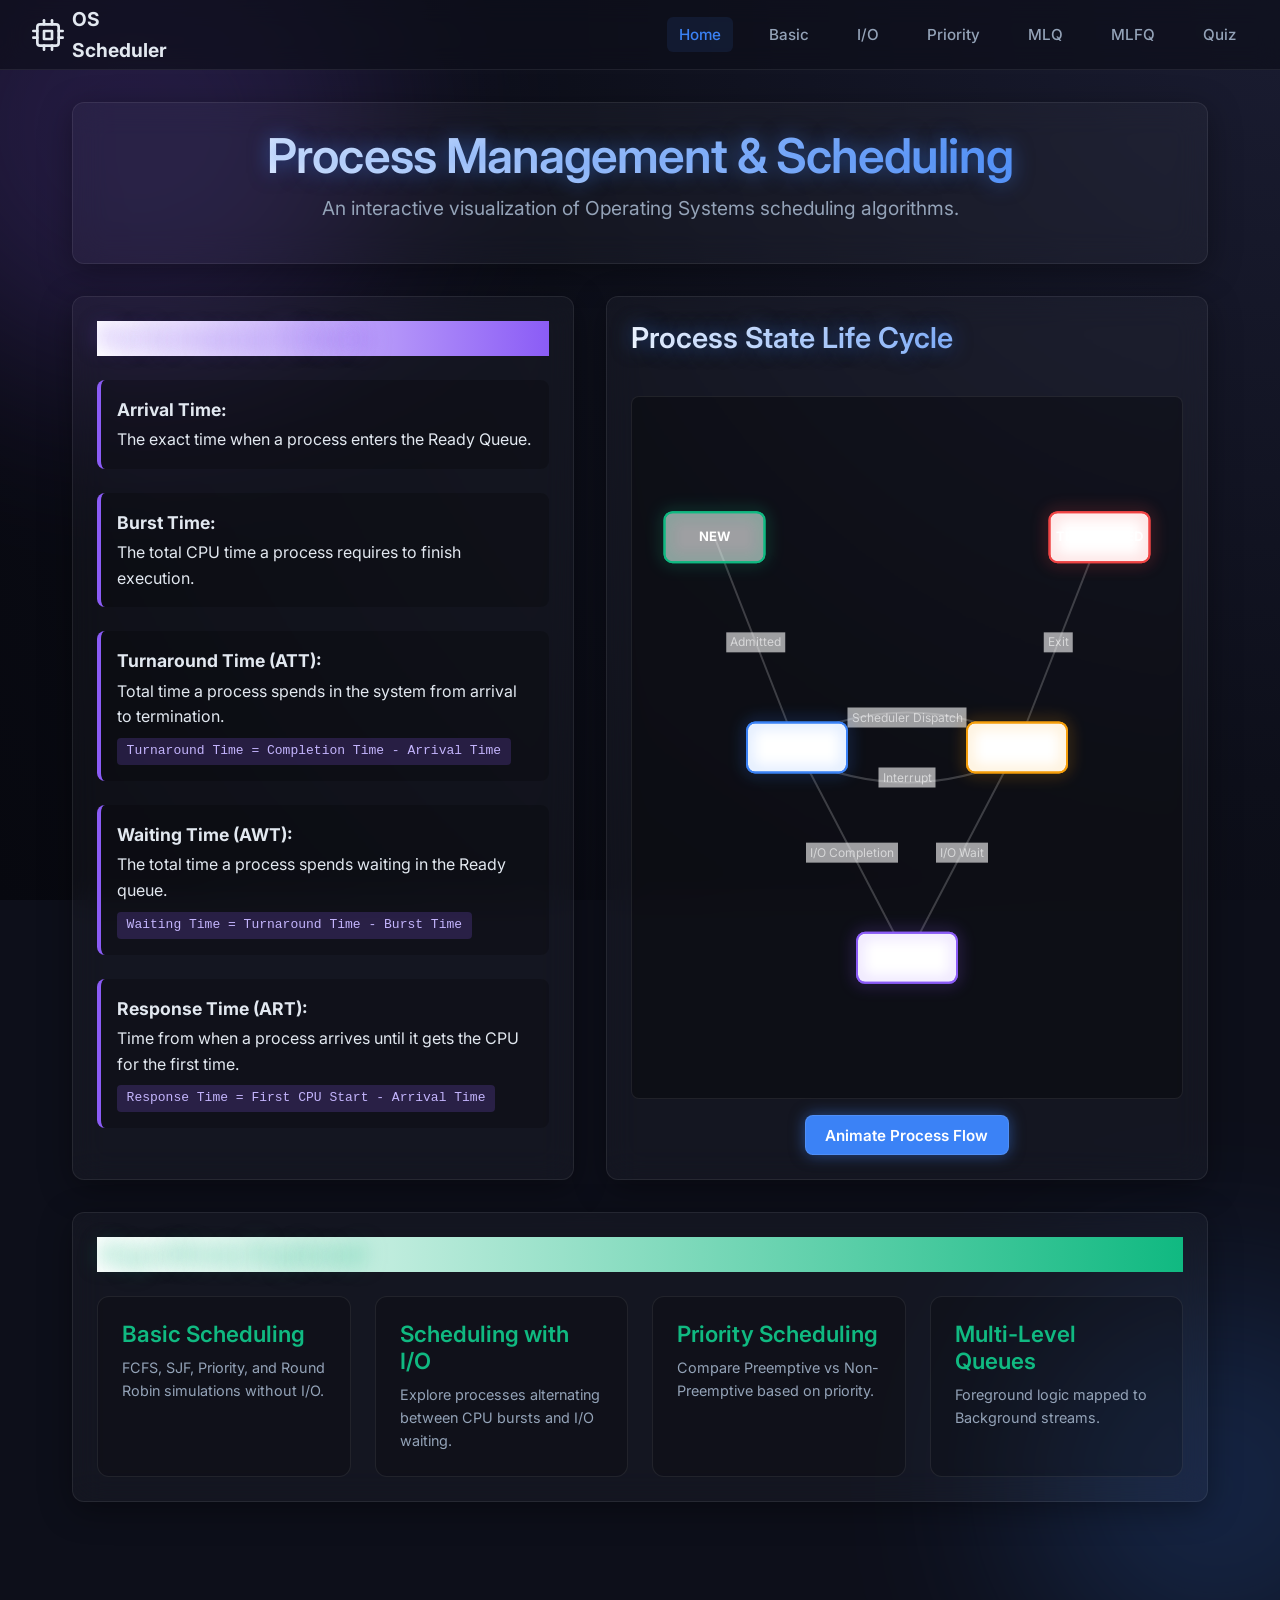
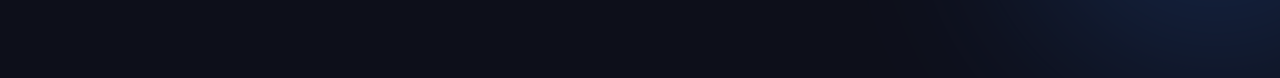
<file: index.html>
<!DOCTYPE html>
<html lang="en">
<head>
  <meta charset="UTF-8" />
  <meta name="viewport" content="width=device-width, initial-scale=1.0" />
  <title>OS Scheduling - Introduction</title>
  <link rel="stylesheet" href="global.css" />
  <link rel="stylesheet" href="index.css" />
</head>
<body>
  <div class="bg-blob-1"></div>
  <div class="bg-blob-2"></div>

  <main>
    <section class="hero glass-panel">
      <h1 class="glow-text">Process Management & Scheduling</h1>
      <p class="subtitle">An interactive visualization of Operating Systems scheduling algorithms.</p>
    </section>

    <div class="main-grid">
      <section class="glass-panel criteria-panel">
        <h2 class="glow-text purple">Performance Criteria</h2>
        <ul class="criteria-list">
          <li>
            <strong>Arrival Time:</strong> The exact time when a process enters the Ready Queue.
          </li>
          <li>
            <strong>Burst Time:</strong> The total CPU time a process requires to finish execution.
          </li>
          <li>
            <strong>Turnaround Time (ATT):</strong> Total time a process spends in the system from arrival to termination.<br>
            <span class="formula">Turnaround Time = Completion Time - Arrival Time</span>
          </li>
          <li>
            <strong>Waiting Time (AWT):</strong> The total time a process spends waiting in the Ready queue.<br>
            <span class="formula">Waiting Time = Turnaround Time - Burst Time</span>
          </li>
          <li>
            <strong>Response Time (ART):</strong> Time from when a process arrives until it gets the CPU for the first time.<br>
            <span class="formula">Response Time = First CPU Start - Arrival Time</span>
          </li>
        </ul>
      </section>

      <section class="glass-panel diagram-panel">
        <h2 class="glow-text blue">Process State Life Cycle</h2>
        <div class="canvas-container">
          <canvas id="stateDiagram"></canvas>
        </div>
        <div class="diagram-controls">
          <button id="btnAnimate" class="btn btn-primary">Animate Process Flow</button>
        </div>
      </section>
    </div>

    <section class="glass-panel algo-grid">
      <h2 class="glow-text green">Algorithms Explored</h2>
      <div class="cards">
        <a href="basic_scheduling.html" class="algo-card">
          <h3>Basic Scheduling</h3>
          <p>FCFS, SJF, Priority, and Round Robin simulations without I/O.</p>
        </a>
        <a href="io_scheduling.html" class="algo-card">
          <h3>Scheduling with I/O</h3>
          <p>Explore processes alternating between CPU bursts and I/O waiting.</p>
        </a>
        <a href="priority_scheduling.html" class="algo-card">
          <h3>Priority Scheduling</h3>
          <p>Compare Preemptive vs Non-Preemptive based on priority.</p>
        </a>
        <a href="multilevel_queues.html" class="algo-card">
          <h3>Multi-Level Queues</h3>
          <p>Foreground logic mapped to Background streams.</p>
        </a>
      </div>
    </section>
  </main>

  <script src="shared.js"></script>
  <script src="index.js"></script>
</body>
</html>
</file>
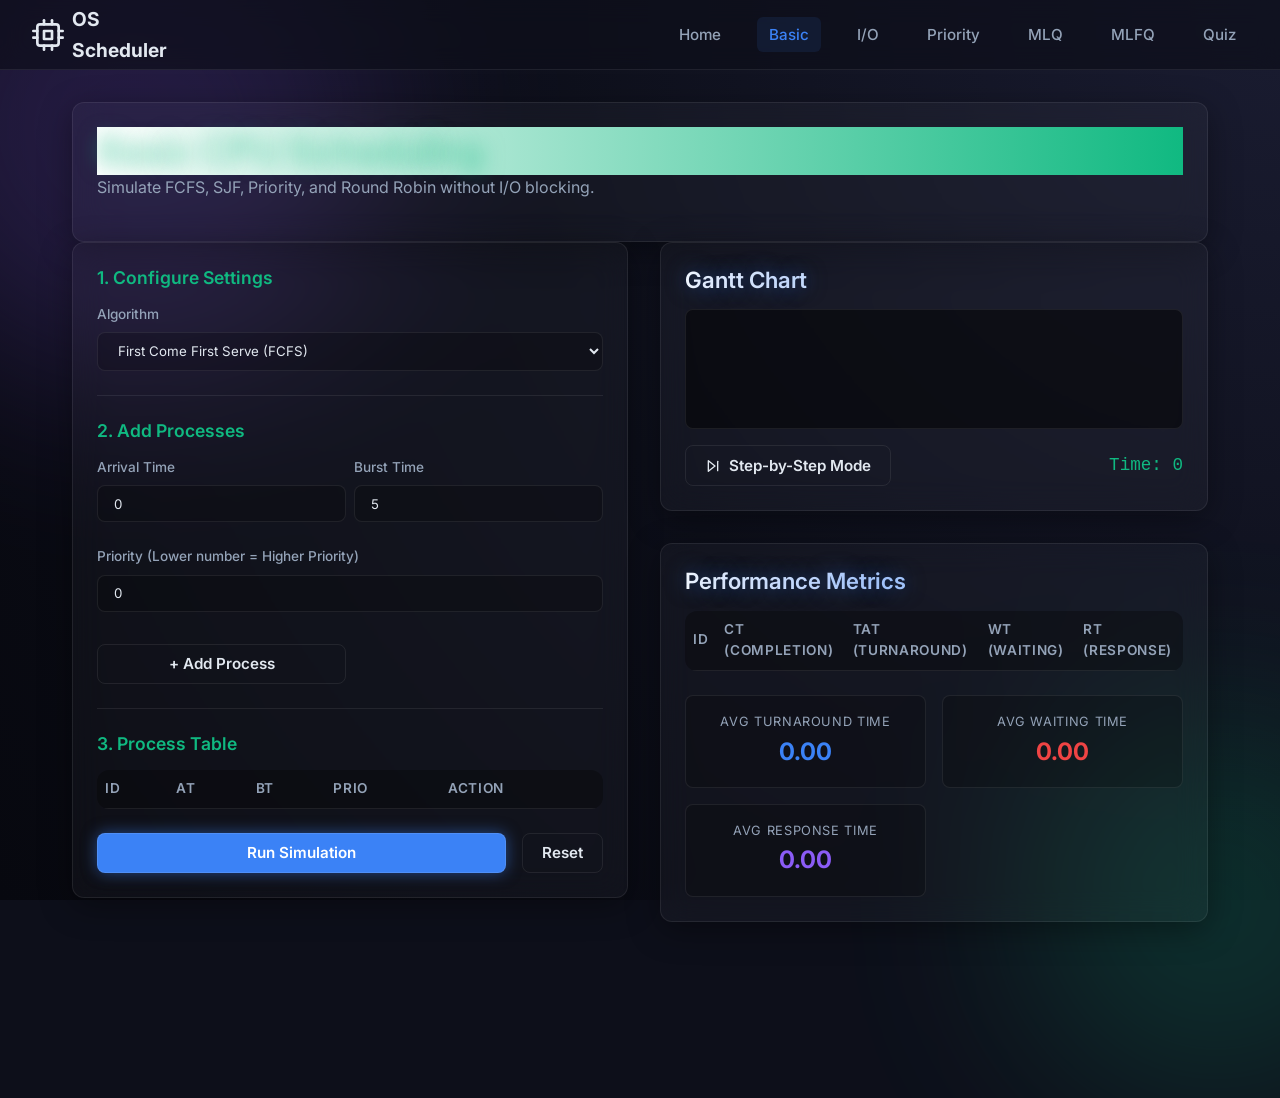
<file: basic_scheduling.html>
<!DOCTYPE html>
<html lang="en">
<head>
  <meta charset="UTF-8" />
  <meta name="viewport" content="width=device-width, initial-scale=1.0" />
  <title>Basic Scheduling - OS Demo</title>
  <link rel="stylesheet" href="global.css" />
  <link rel="stylesheet" href="basic_scheduling.css" />
</head>
<body>
  <div class="bg-blob-1"></div>
  <div class="bg-blob-2" style="background: var(--glow-green);"></div>

  <main>
    <section class="hero glass-panel">
      <h1 class="glow-text green">Basic CPU Scheduling</h1>
      <p class="subtitle">Simulate FCFS, SJF, Priority, and Round Robin without I/O blocking.</p>
    </section>

    <div class="app-layout">
      <!-- Input Panel -->
      <aside class="glass-panel input-panel">
        <h3>1. Configure Settings</h3>
        <div class="input-group">
          <label for="algoSelect">Algorithm</label>
          <select id="algoSelect" class="input-field">
            <option value="FCFS">First Come First Serve (FCFS)</option>
            <option value="SJF">Shortest Job First (SJF - Non-Preemptive)</option>
            <option value="SRTF">Shortest Remaining Time First (SRTF - Preemptive)</option>
            <option value="PRIORITY_NP">Priority (Non-Preemptive)</option>
            <option value="RR">Round Robin (RR)</option>
          </select>
        </div>

        <div class="input-group" id="quantumGroup" style="display: none;">
          <label for="timeQuantum">Time Quantum (q)</label>
          <input type="number" id="timeQuantum" class="input-field" value="2" min="1" />
        </div>

        <hr class="divider">

        <h3>2. Add Processes</h3>
        <form id="addProcessForm" class="add-form">
          <div class="input-group">
            <label>Arrival Time</label>
            <input type="number" id="arrTime" class="input-field" min="0" value="0" required />
          </div>
          <div class="input-group">
            <label>Burst Time</label>
            <input type="number" id="burstTime" class="input-field" min="1" value="5" required />
          </div>
          <div class="input-group">
            <label>Priority (Lower number = Higher Priority)</label>
            <input type="number" id="priority" class="input-field" min="0" value="0" />
          </div>
          <button type="submit" class="btn btn-outline" style="width: 100%; margin-top: 0.5rem;">+ Add Process</button>
        </form>

        <hr class="divider">

        <h3>3. Process Table</h3>
        <div class="table-container">
          <table class="data-table" id="processTable">
            <thead>
              <tr>
                <th>ID</th>
                <th>AT</th>
                <th>BT</th>
                <th>Prio</th>
                <th>Action</th>
              </tr>
            </thead>
            <tbody>
              <!-- Processes inserted here -->
            </tbody>
          </table>
        </div>

        <div class="action-buttons">
          <button id="btnRun" class="btn btn-primary" style="flex:1;">Run Simulation</button>
          <button id="btnClear" class="btn btn-outline">Reset</button>
        </div>
      </aside>

      <!-- Output Panel -->
      <section class="output-panel">
        <div class="glass-panel canvas-panel">
          <h3 class="glow-text">Gantt Chart</h3>
          <div class="canvas-container">
            <canvas id="ganttCanvas"></canvas>
          </div>
          
          <div class="sim-controls">
            <button id="btnStep" class="btn btn-outline"><svg viewBox="0 0 24 24" fill="none" stroke="currentColor" stroke-width="2" stroke-linecap="round" stroke-linejoin="round" width="16" height="16"><polygon points="5 4 15 12 5 20 5 4"></polygon><line x1="19" y1="5" x2="19" y2="19"></line></svg> Step-by-Step Mode</button>
            <span id="currentTimeDisplay" style="margin-left:auto; font-family: monospace; font-size: 1.1rem; color: var(--accent-green);">Time: 0</span>
          </div>
        </div>

        <div class="glass-panel results-panel">
          <h3 class="glow-text">Performance Metrics</h3>
          
          <div class="table-container" style="margin-top: 1rem;">
            <table class="data-table" id="metricsTable">
              <thead>
                <tr>
                  <th>ID</th>
                  <th>CT (Completion)</th>
                  <th>TAT (Turnaround)</th>
                  <th>WT (Waiting)</th>
                  <th>RT (Response)</th>
                </tr>
              </thead>
              <tbody>
                <!-- Results -->
              </tbody>
            </table>
          </div>

          <div class="metrics-grid">
            <div class="metric-card">
              <div class="metric-label">Avg Turnaround Time</div>
              <div class="metric-val text-blue" id="avgTat">0.00</div>
            </div>
            <div class="metric-card">
              <div class="metric-label">Avg Waiting Time</div>
              <div class="metric-val text-red" id="avgWt">0.00</div>
            </div>
            <div class="metric-card">
              <div class="metric-label">Avg Response Time</div>
              <div class="metric-val text-purple" id="avgRt">0.00</div>
            </div>
          </div>
        </div>
      </section>
    </div>
  </main>

  <script src="shared.js"></script>
  <script src="basic_scheduling.js"></script>
</body>
</html>
</file>
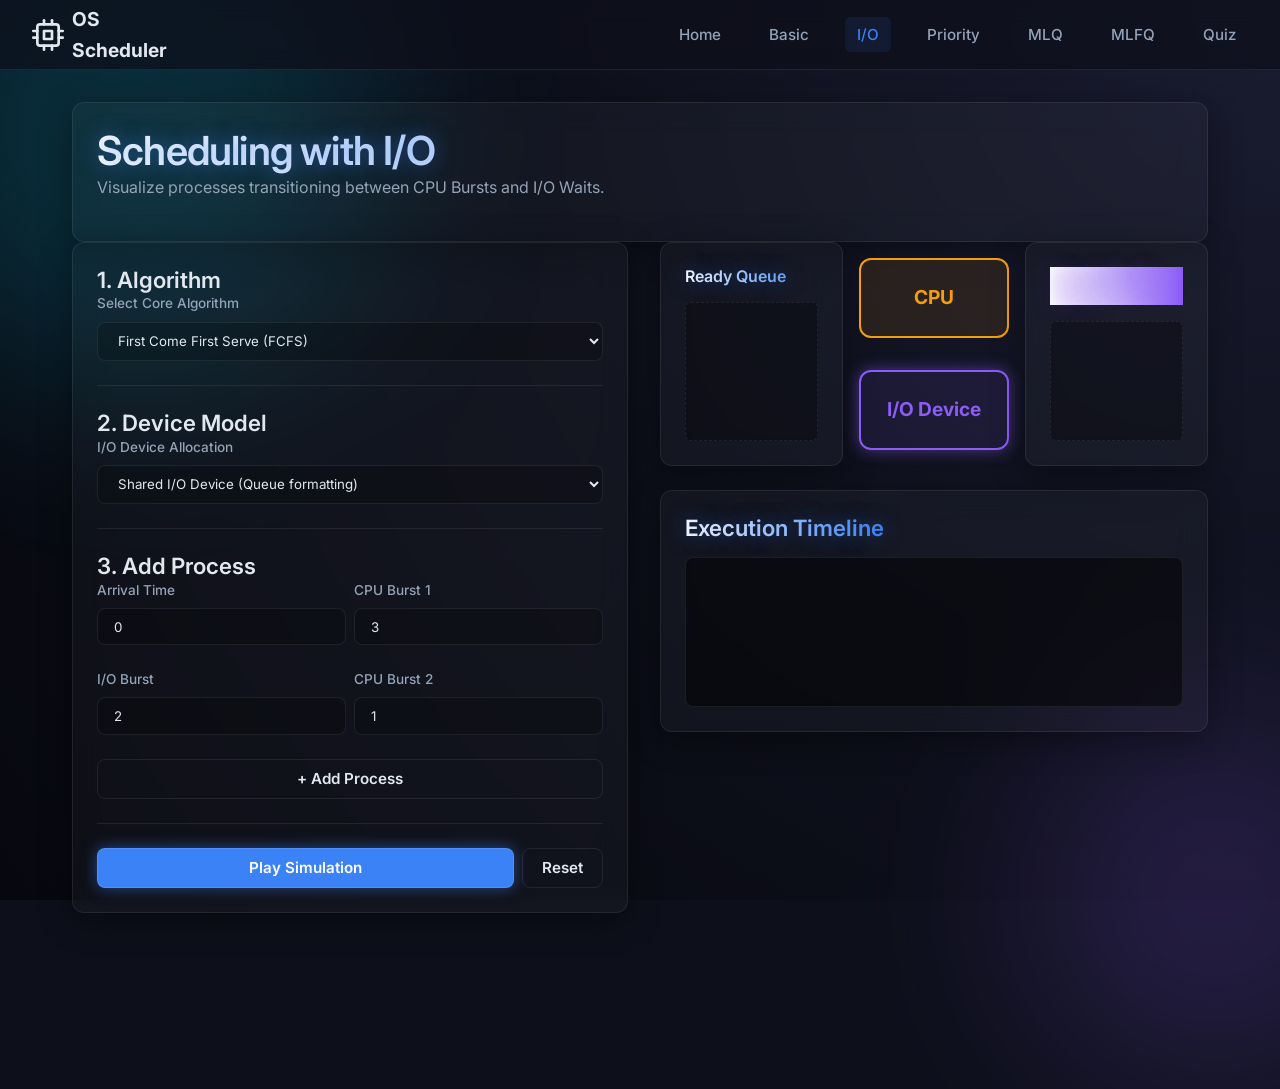
<file: io_scheduling.html>
<!DOCTYPE html>
<html lang="en">
<head>
  <meta charset="UTF-8" />
  <meta name="viewport" content="width=device-width, initial-scale=1.0" />
  <title>I/O Scheduling - OS Demo</title>
  <link rel="stylesheet" href="global.css" />
  <link rel="stylesheet" href="io_scheduling.css" />
</head>
<body>
  <div class="bg-blob-1" style="background: var(--glow-cyan);"></div>
  <div class="bg-blob-2" style="background: var(--glow-purple);"></div>

  <main>
    <section class="hero glass-panel">
      <h1 class="glow-text cyan">Scheduling with I/O</h1>
      <p class="subtitle">Visualize processes transitioning between CPU Bursts and I/O Waits.</p>
    </section>

    <div class="app-layout">
      <!-- Input Panel -->
      <aside class="glass-panel input-panel">
        <h3>1. Algorithm</h3>
        <div class="input-group">
          <label for="algoSelect">Select Core Algorithm</label>
          <select id="algoSelect" class="input-field">
            <option value="FCFS">First Come First Serve (FCFS)</option>
            <option value="RR">Round Robin (RR)</option>
          </select>
        </div>
        <div class="input-group" id="quantumGroup" style="display: none;">
          <label for="timeQuantum">Time Quantum</label>
          <input type="number" id="timeQuantum" class="input-field" value="2" min="1" />
        </div>

        <hr class="divider">

        <h3>2. Device Model</h3>
        <div class="input-group">
          <label for="ioModelSelect">I/O Device Allocation</label>
          <select id="ioModelSelect" class="input-field">
            <option value="SHARED">Shared I/O Device (Queue formatting)</option>
            <option value="PER_PROCESS">Per-Process I/O (Independent wait)</option>
          </select>
        </div>

        <hr class="divider">

        <h3>3. Add Process</h3>
        <form id="addProcessForm" class="add-form">
          <div class="input-group">
            <label>Arrival Time</label>
            <input type="number" id="arrTime" class="input-field" min="0" value="0" required />
          </div>
          <div class="input-group">
            <label>CPU Burst 1</label>
            <input type="number" id="burst1" class="input-field" min="1" value="3" required />
          </div>
          <div class="input-group">
            <label>I/O Burst</label>
            <input type="number" id="ioBurst" class="input-field" min="1" value="2" required />
          </div>
          <div class="input-group">
            <label>CPU Burst 2</label>
            <input type="number" id="burst2" class="input-field" min="1" value="1" required />
          </div>
          <button type="submit" class="btn btn-outline" style="grid-column: 1 / -1;">+ Add Process</button>
        </form>

        <hr class="divider">

        <div class="action-buttons">
          <button id="btnRun" class="btn btn-primary" style="flex:1;">Play Simulation</button>
          <button id="btnClear" class="btn btn-outline">Reset</button>
        </div>
      </aside>

      <!-- Output Panel -->
      <section class="output-panel">
        
        <!-- Queue Visualizations -->
        <div class="queue-container">
          <div class="glass-panel queue-box">
            <h4 class="glow-text blue">Ready Queue</h4>
            <div class="queue-lanes" id="readyQueueContainer"></div>
          </div>
          <div class="queue-center">
            <div class="device-box cpu-box" id="cpuBox">CPU</div>
            <div class="device-box io-box" id="ioDeviceBox">I/O Device</div>
          </div>
          <div class="glass-panel queue-box">
            <h4 class="glow-text purple">Blocked/Wait Queue</h4>
            <div class="queue-lanes" id="waitQueueContainer"></div>
          </div>
        </div>

        <div class="glass-panel canvas-panel">
          <div style="display: flex; justify-content: space-between; align-items: center;">
            <h3 class="glow-text cyan">Execution Timeline</h3>
            <span id="currentTimeDisplay" style="font-family: monospace; font-size: 1.2rem; display: none;">Time: 0</span>
          </div>
          <div class="canvas-container" style="height: 150px; margin-top: 1rem;">
            <canvas id="ganttCanvas"></canvas>
          </div>
        </div>

      </section>
    </div>
  </main>

  <script src="shared.js"></script>
  <script src="io_scheduling.js"></script>
</body>
</html>
</file>
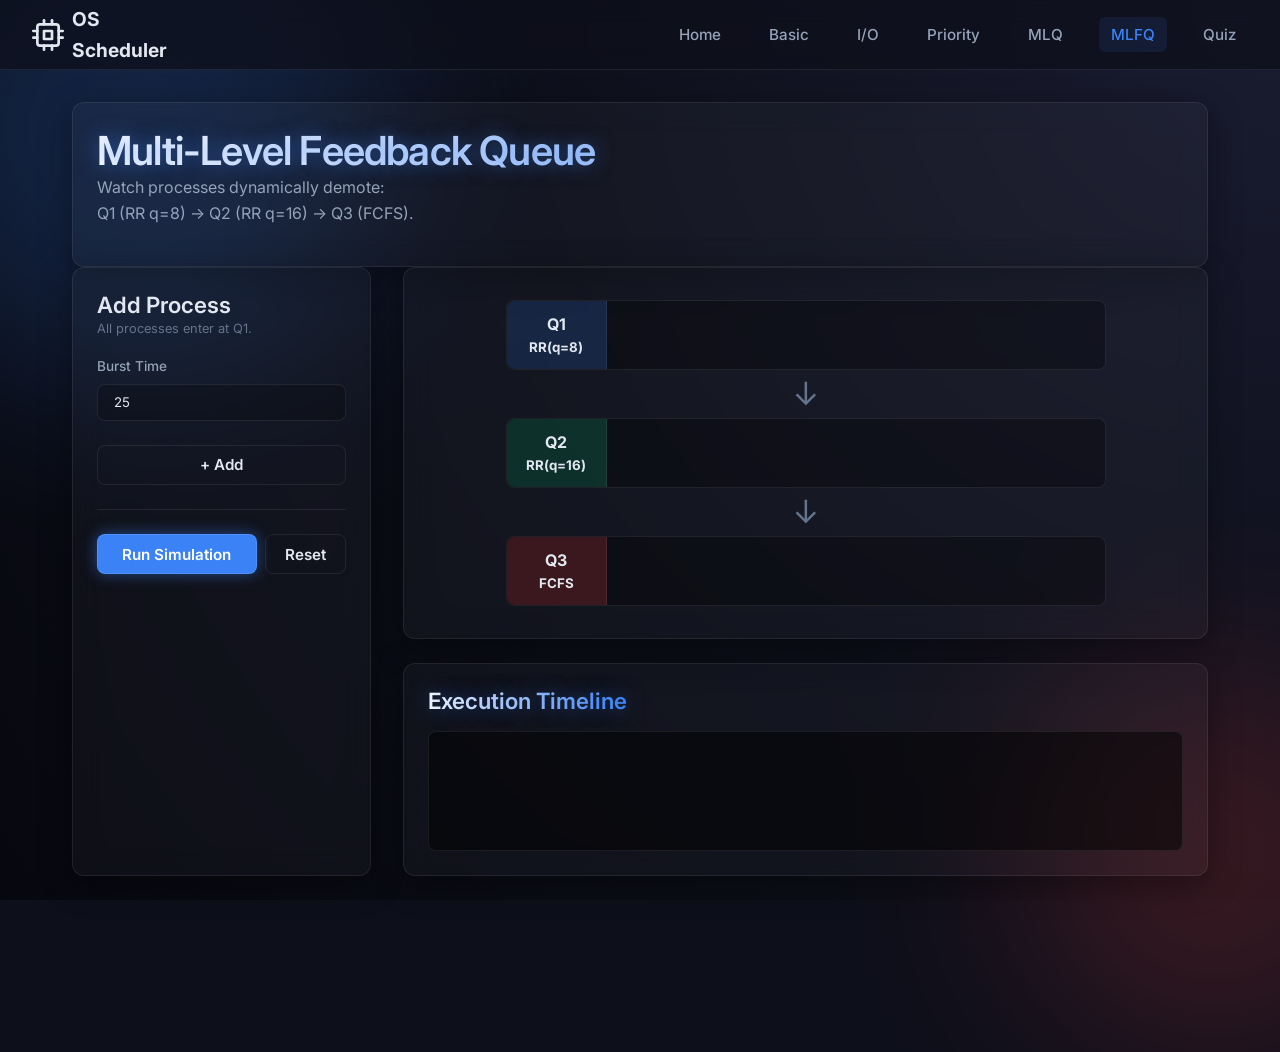
<file: multilevel_feedback.html>
<!DOCTYPE html>
<html lang="en">
<head>
  <meta charset="UTF-8" />
  <meta name="viewport" content="width=device-width, initial-scale=1.0" />
  <title>MLFQ - OS Demo</title>
  <link rel="stylesheet" href="global.css" />
  <link rel="stylesheet" href="multilevel_feedback.css" />
</head>
<body>
  <div class="bg-blob-1" style="background: var(--glow-blue);"></div>
  <div class="bg-blob-2" style="background: var(--glow-red);"></div>

  <main>
    <section class="hero glass-panel">
      <h1 class="glow-text">Multi-Level Feedback Queue</h1>
      <p class="subtitle">Watch processes dynamically demote: <br> Q1 (RR q=8) &rarr; Q2 (RR q=16) &rarr; Q3 (FCFS).</p>
    </section>

    <div class="app-layout">
      <!-- Input Panel -->
      <aside class="glass-panel input-panel">
        <h3>Add Process</h3>
        <p style="font-size: 0.8rem; color: var(--text-muted); margin-bottom: 1rem;">All processes enter at Q1.</p>
        <form id="addProcessForm" class="add-form">
          <div class="input-group" style="grid-column: 1 / -1;">
            <label>Burst Time</label>
            <input type="number" id="burstTime" class="input-field" min="1" value="25" required />
          </div>
          <button type="submit" class="btn btn-outline" style="grid-column: 1 / -1;">+ Add</button>
        </form>

        <hr class="divider">

        <div class="action-buttons">
          <button id="btnRun" class="btn btn-primary" style="flex:1;">Run Simulation</button>
          <button id="btnClear" class="btn btn-outline">Reset</button>
        </div>
      </aside>

      <!-- Output Panel -->
      <section class="output-panel">
        <div class="glass-panel queue-hierarchy">
          <div class="q-row">
            <div class="q-label">Q1 <br><small>RR(q=8)</small></div>
            <div class="q-lanes" id="q1Lanes"></div>
          </div>
          
          <div class="arrow-down">&darr;</div>

          <div class="q-row">
            <div class="q-label">Q2 <br><small>RR(q=16)</small></div>
            <div class="q-lanes" id="q2Lanes"></div>
          </div>
          
          <div class="arrow-down">&darr;</div>

          <div class="q-row">
            <div class="q-label">Q3 <br><small>FCFS</small></div>
            <div class="q-lanes" id="q3Lanes"></div>
          </div>
        </div>

        <div class="glass-panel canvas-panel">
          <div style="display:flex; justify-content: space-between; align-items:center;">
             <h3 class="glow-text blue">Execution Timeline</h3>
             <span id="currentTimeDisplay" style="font-family: monospace; font-size: 1.2rem; display: none;">Time: 0</span>
          </div>
          <div class="canvas-container">
            <canvas id="ganttCanvas"></canvas>
          </div>
        </div>
      </section>
    </div>
  </main>

  <script src="shared.js"></script>
  <script src="multilevel_feedback.js"></script>
</body>
</html>
</file>
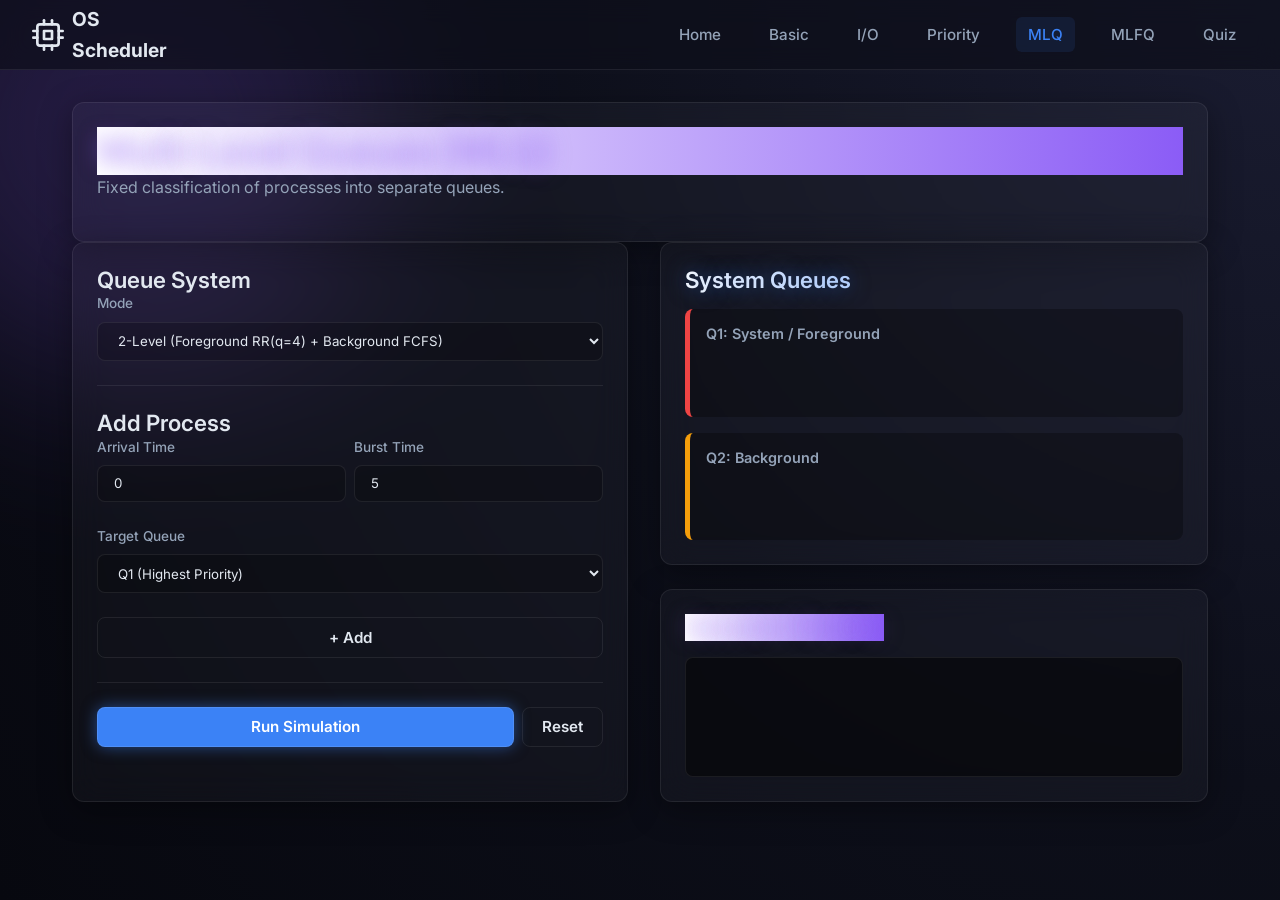
<file: multilevel_queues.html>
<!DOCTYPE html>
<html lang="en">
<head>
  <meta charset="UTF-8" />
  <meta name="viewport" content="width=device-width, initial-scale=1.0" />
  <title>Multi-Level Queues - OS Demo</title>
  <link rel="stylesheet" href="global.css" />
  <link rel="stylesheet" href="multilevel_queues.css" />
</head>
<body>
  <div class="bg-blob-1" style="background: var(--glow-purple);"></div>

  <main>
    <section class="hero glass-panel">
      <h1 class="glow-text purple">Multi-Level Queues (MLQ)</h1>
      <p class="subtitle">Fixed classification of processes into separate queues.</p>
    </section>

    <div class="app-layout">
      <!-- Input Panel -->
      <aside class="glass-panel input-panel">
        <h3>Queue System</h3>
        <div class="input-group">
          <label>Mode</label>
          <select id="modeSelect" class="input-field">
            <option value="2">2-Level (Foreground RR(q=4) + Background FCFS)</option>
            <option value="3">3-Level (Sys RR(q=2) + FG RR(q=4) + BG FCFS)</option>
          </select>
        </div>

        <hr class="divider">

        <h3>Add Process</h3>
        <form id="addProcessForm" class="add-form">
          <div class="input-group">
            <label>Arrival Time</label>
            <input type="number" id="arrTime" class="input-field" min="0" value="0" required />
          </div>
          <div class="input-group">
            <label>Burst Time</label>
            <input type="number" id="burstTime" class="input-field" min="1" value="5" required />
          </div>
          <div class="input-group" style="grid-column: 1 / -1;">
            <label>Target Queue</label>
            <select id="targetQueue" class="input-field">
              <option value="1">Q1 (Highest Priority)</option>
              <option value="2">Q2 (Medium/Low)</option>
              <option value="3" id="q3Opt" style="display:none;">Q3 (Lowest Priority)</option>
            </select>
          </div>
          <button type="submit" class="btn btn-outline" style="grid-column: 1 / -1;">+ Add</button>
        </form>

        <hr class="divider">

        <div class="action-buttons">
          <button id="btnRun" class="btn btn-primary" style="flex:1;">Run Simulation</button>
          <button id="btnClear" class="btn btn-outline">Reset</button>
        </div>
      </aside>

      <!-- Output Panel -->
      <section class="output-panel">
        <div class="glass-panel queue-hierarchy">
          <h3 class="glow-text">System Queues</h3>
          <div id="q1Container" class="queue-level q-high">
            <h4>Q1: System / Foreground</h4>
            <div class="q-lanes"></div>
          </div>
          <div id="q2Container" class="queue-level q-med">
            <h4>Q2: Background</h4>
            <div class="q-lanes"></div>
          </div>
          <div id="q3Container" class="queue-level q-low" style="display: none;">
            <h4>Q3: Batch</h4>
            <div class="q-lanes"></div>
          </div>
        </div>

        <div class="glass-panel canvas-panel">
          <div style="display:flex; justify-content: space-between; align-items:center;">
             <h3 class="glow-text purple">Execution Timeline</h3>
             <span id="currentTimeDisplay" style="font-family: monospace; font-size: 1.2rem; display: none;">Time: 0</span>
          </div>
          <div class="canvas-container">
            <canvas id="ganttCanvas"></canvas>
          </div>
        </div>
      </section>
    </div>
  </main>

  <script src="shared.js"></script>
  <script src="multilevel_queues.js"></script>
</body>
</html>
</file>
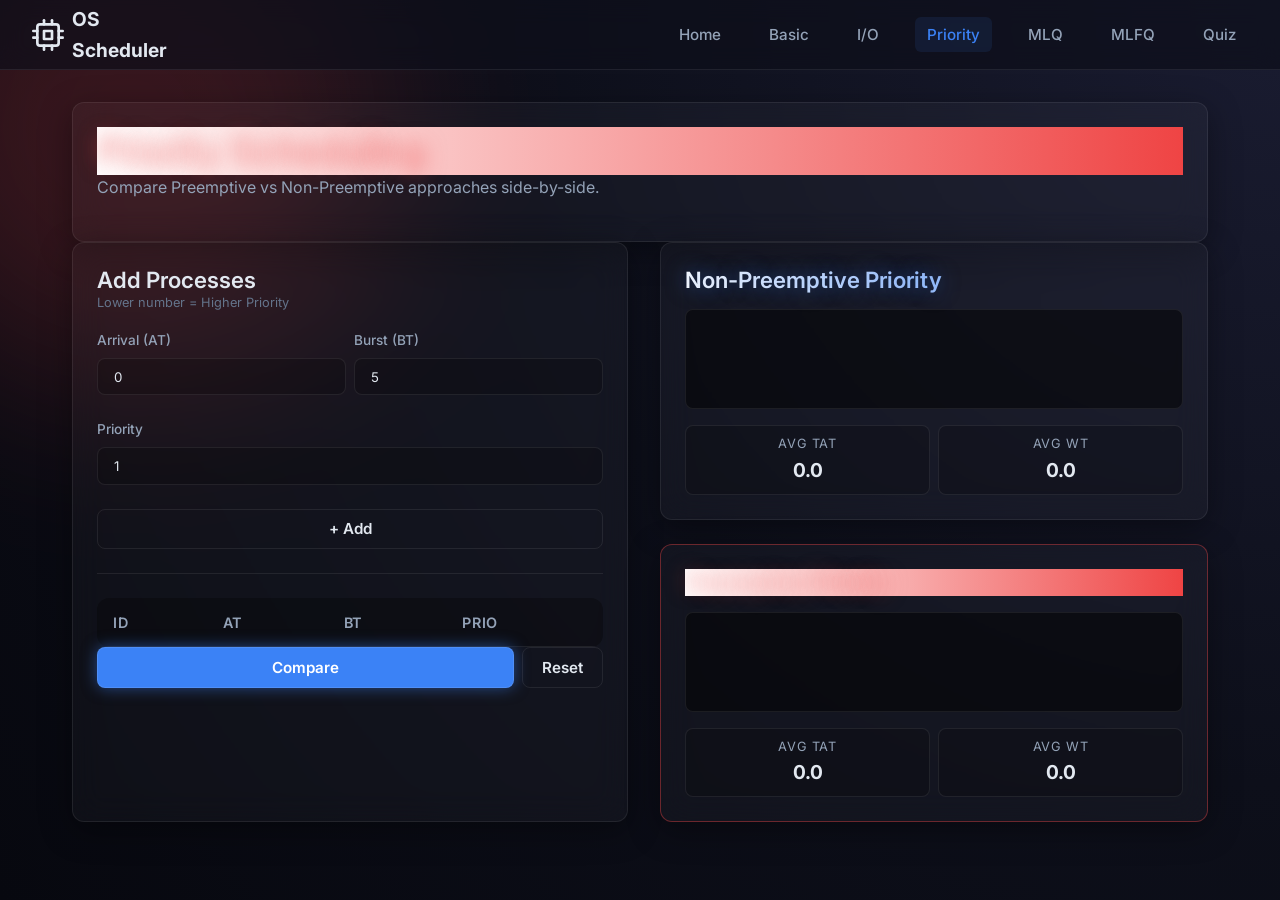
<file: priority_scheduling.html>
<!DOCTYPE html>
<html lang="en">
<head>
  <meta charset="UTF-8" />
  <meta name="viewport" content="width=device-width, initial-scale=1.0" />
  <title>Priority Scheduling Comparison - OS Demo</title>
  <link rel="stylesheet" href="global.css" />
  <link rel="stylesheet" href="priority_scheduling.css" />
</head>
<body>
  <div class="bg-blob-1" style="background: var(--glow-red);"></div>

  <main>
    <section class="hero glass-panel">
      <h1 class="glow-text red">Priority Scheduling</h1>
      <p class="subtitle">Compare Preemptive vs Non-Preemptive approaches side-by-side.</p>
    </section>

    <div class="app-layout">
      <!-- Input Panel -->
      <aside class="glass-panel input-panel">
        <h3>Add Processes</h3>
        <p style="font-size: 0.8rem; color: var(--text-muted); margin-bottom: 1rem;">Lower number = Higher Priority</p>
        
        <form id="addProcessForm" class="add-form">
          <div class="input-group">
            <label>Arrival (AT)</label>
            <input type="number" id="arrTime" class="input-field" min="0" value="0" required />
          </div>
          <div class="input-group">
            <label>Burst (BT)</label>
            <input type="number" id="burstTime" class="input-field" min="1" value="5" required />
          </div>
          <div class="input-group" style="grid-column: 1 / -1;">
            <label>Priority</label>
            <input type="number" id="priority" class="input-field" min="0" value="1" required />
          </div>
          <button type="submit" class="btn btn-outline" style="grid-column: 1 / -1;">+ Add</button>
        </form>

        <hr class="divider">

        <div class="table-container">
          <table class="data-table" id="processTable">
            <thead>
              <tr><th>ID</th><th>AT</th><th>BT</th><th>Prio</th></tr>
            </thead>
            <tbody></tbody>
          </table>
        </div>

        <div class="action-buttons">
          <button id="btnRun" class="btn btn-primary" style="flex:1;">Compare</button>
          <button id="btnClear" class="btn btn-outline">Reset</button>
        </div>
      </aside>

      <!-- Output Panel -->
      <section class="output-panel">
        
        <!-- Non-Preemptive -->
        <div class="glass-panel result-block">
          <h3 class="glow-text">Non-Preemptive Priority</h3>
          <div class="canvas-container">
            <canvas id="ganttNP"></canvas>
          </div>
          <div class="metrics-grid small-metrics" id="metricsNP">
            <div class="metric-card"><div class="metric-label">Avg TAT</div><div class="metric-val">0.0</div></div>
            <div class="metric-card"><div class="metric-label">Avg WT</div><div class="metric-val">0.0</div></div>
          </div>
        </div>

        <!-- Preemptive -->
        <div class="glass-panel result-block" style="border-color: rgba(239, 68, 68, 0.4);">
          <h3 class="glow-text red">Preemptive Priority</h3>
          <div class="canvas-container">
            <canvas id="ganttP"></canvas>
          </div>
          <div class="metrics-grid small-metrics" id="metricsP">
            <div class="metric-card"><div class="metric-label">Avg TAT</div><div class="metric-val">0.0</div></div>
            <div class="metric-card"><div class="metric-label">Avg WT</div><div class="metric-val">0.0</div></div>
          </div>
        </div>

      </section>
    </div>
  </main>

  <script src="shared.js"></script>
  <script src="priority_scheduling.js"></script>
</body>
</html>
</file>
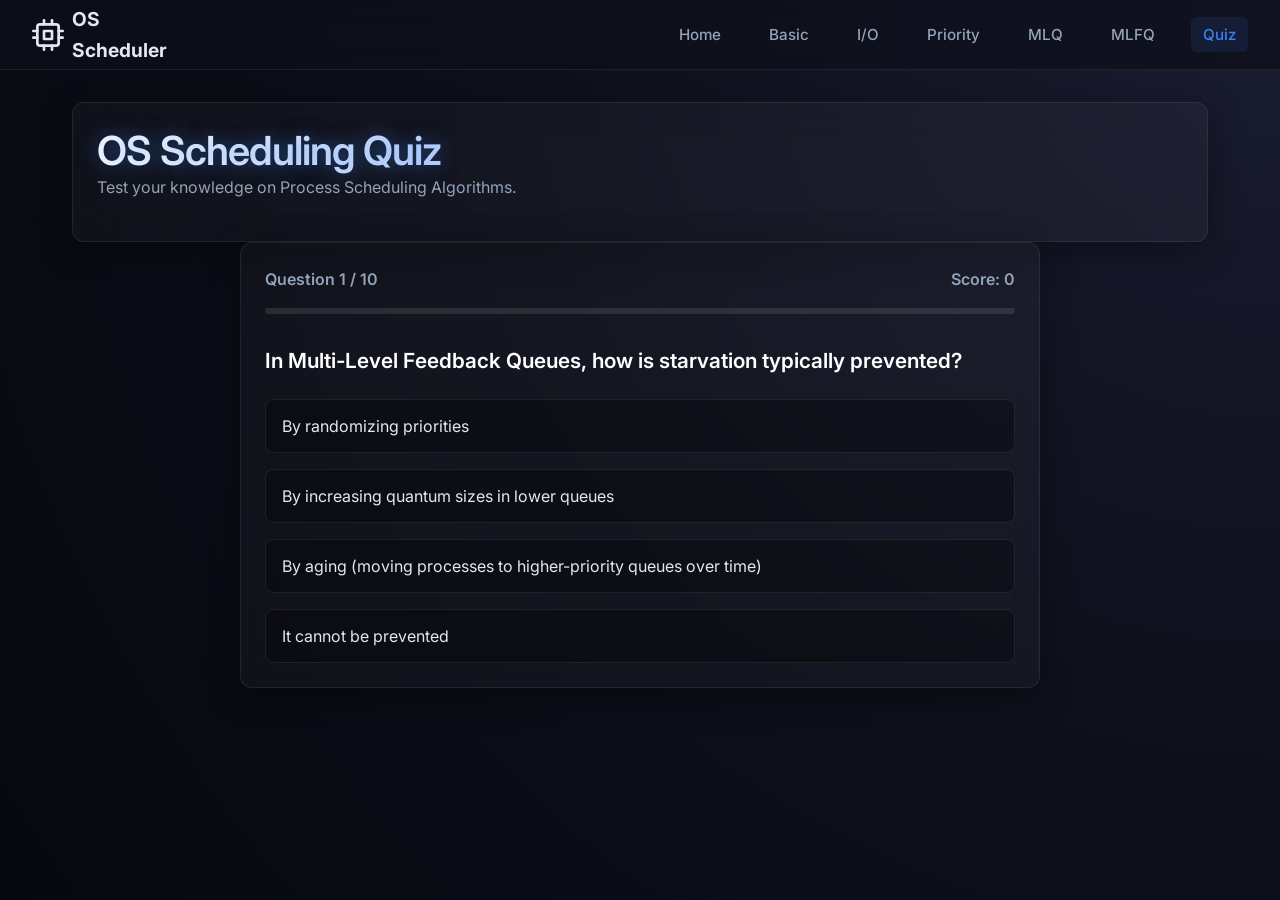
<file: quiz.html>
<!DOCTYPE html>
<html lang="en">
<head>
  <meta charset="UTF-8" />
  <meta name="viewport" content="width=device-width, initial-scale=1.0" />
  <title>OS Scheduling Quiz</title>
  <link rel="stylesheet" href="global.css" />
  <link rel="stylesheet" href="quiz.css" />
</head>
<body>
  <div class="bg-blob-1" style="background: var(--glow-yellow);"></div>

  <main>
    <section class="hero glass-panel">
      <h1 class="glow-text">OS Scheduling Quiz</h1>
      <p class="subtitle">Test your knowledge on Process Scheduling Algorithms.</p>
    </section>

    <div class="glass-panel quiz-container" id="quizContainer">
      <div id="quizHeader">
        <span id="questionCounter">Question 1 / 10</span>
        <span id="scoreDisplay">Score: 0</span>
      </div>

      <div class="progress-bar">
        <div class="progress-fill" id="progressFill"></div>
      </div>

      <div id="questionBox">
        <h3 id="questionText">Loading question...</h3>
        <div class="options-grid" id="optionsGrid">
          <!-- Options injected by JS -->
        </div>
      </div>

      <div id="feedbackBox" class="feedback-box" style="display: none;">
        <p id="feedbackText"></p>
        <button id="nextBtn" class="btn btn-primary">Next Question</button>
      </div>
    </div>

    <!-- Results Panel -->
    <div class="glass-panel results-panel" id="resultsPanel" style="display: none; text-align: center;">
      <h2 class="glow-text green">Quiz Complete!</h2>
      <div class="final-score" id="finalScore">8/10</div>
      <p id="finalMessage" style="color: var(--text-secondary); margin-bottom: 2rem;">Great job!</p>
      
      <div class="action-buttons" style="justify-content: center;">
        <button id="retryBtn" class="btn btn-primary">Retry Quiz</button>
        <a href="index.html" class="btn btn-outline">Back to Home</a>
      </div>
    </div>
  </main>

  <script src="shared.js"></script>
  <script src="quiz.js"></script>
</body>
</html>
</file>
<file: global.css>
/* ===========================
   CSS Custom Properties (Tokens)
   =========================== */
   @import url('https://fonts.googleapis.com/css2?family=Inter:wght@300;400;500;600;700&display=swap');

:root {
  /* Colors */
  --bg-color: #0d0f1a;
  --bg-gradient: radial-gradient(circle at top right, #1a1c31, #0d0f1a, #07080f);
  
  --text-primary: #e2e8f0;
  --text-secondary: #94a3b8;
  --text-muted: #64748b;

  --accent-blue: #3b82f6;
  --accent-green: #10b981;
  --accent-red: #ef4444;
  --accent-purple: #8b5cf6;
  --accent-yellow: #f59e0b;
  --accent-cyan: #06b6d4;

  --glow-blue: rgba(59, 130, 246, 0.5);
  --glow-green: rgba(16, 185, 129, 0.5);
  --glow-red: rgba(239, 68, 68, 0.5);
  --glow-purple: rgba(139, 92, 246, 0.5);
  --glow-cyan: rgba(6, 182, 212, 0.5);

  /* Glassmorphism Defaults */
  --glass-bg: rgba(255, 255, 255, 0.03);
  --glass-border: rgba(255, 255, 255, 0.08);
  --glass-blur: blur(16px);
  --glass-shadow: 0 8px 32px 0 rgba(0, 0, 0, 0.37);

  /* Layout & Metrics */
  --nav-height: 70px;
  --base-radius: 12px;
  --transition-smooth: all 0.3s cubic-bezier(0.4, 0, 0.2, 1);
}

/* ===========================
   CSS Reset & Base
   =========================== */
*, *::before, *::after {
  box-sizing: border-box;
  margin: 0;
  padding: 0;
}

body {
  font-family: 'Inter', system-ui, -apple-system, sans-serif;
  background-color: var(--bg-color);
  background-image: var(--bg-gradient);
  background-attachment: fixed;
  color: var(--text-primary);
  line-height: 1.6;
  min-height: 100vh;
  overflow-x: hidden;
  position: relative;
}

/* Background animated decorative blobs */
.bg-blob-1, .bg-blob-2 {
  position: absolute;
  border-radius: 50%;
  filter: blur(100px);
  z-index: -1;
  opacity: 0.4;
  animation: float 20s infinite ease-in-out alternate;
}

.bg-blob-1 {
  top: -10vw;
  left: -10vw;
  width: 40vw;
  height: 40vw;
  background: var(--glow-purple);
}

.bg-blob-2 {
  bottom: -10vw;
  right: -10vw;
  width: 30vw;
  height: 30vw;
  background: var(--glow-blue);
  animation-delay: -10s;
}

@keyframes float {
  0% { transform: translate(0, 0) scale(1); }
  100% { transform: translate(5vw, 5vw) scale(1.1); }
}

/* ===========================
   Typography Utilities
   =========================== */
h1, h2, h3, h4 { color: var(--text-primary); font-weight: 600; line-height: 1.2; }
h1 { font-size: 2.5rem; letter-spacing: -0.02em; }
h2 { font-size: 1.8rem; margin-bottom: 1rem;}
h3 { font-size: 1.4rem; }
p { margin-bottom: 1rem; color: var(--text-secondary); }

.glow-text {
  background: linear-gradient(to right, #fff, var(--accent-blue));
  -webkit-background-clip: text;
  background-clip: text;
  -webkit-text-fill-color: transparent;
  text-shadow: 0 0 20px var(--glow-blue);
}
.glow-text.purple {
  background: linear-gradient(to right, #fff, var(--accent-purple));
  text-shadow: 0 0 20px var(--glow-purple);
}
.glow-text.green {
  background: linear-gradient(to right, #fff, var(--accent-green));
  text-shadow: 0 0 20px var(--glow-green);
}
.glow-text.red {
  background: linear-gradient(to right, #fff, var(--accent-red));
  text-shadow: 0 0 20px var(--glow-red);
}

/* ===========================
   Glassmorphic Utilities
   =========================== */
.glass-panel {
  background: var(--glass-bg);
  backdrop-filter: var(--glass-blur);
  -webkit-backdrop-filter: var(--glass-blur);
  border: 1px solid var(--glass-border);
  border-radius: var(--base-radius);
  box-shadow: var(--glass-shadow);
  padding: 1.5rem;
  transition: var(--transition-smooth);
}

.glass-panel:hover {
  border-color: rgba(255, 255, 255, 0.15);
  box-shadow: 0 12px 40px 0 rgba(0, 0, 0, 0.4);
}

/* ===========================
   Navigation
   =========================== */
.main-nav {
  position: fixed;
  top: 0;
  width: 100%;
  height: var(--nav-height);
  display: flex;
  justify-content: space-between;
  align-items: center;
  padding: 0 2rem;
  background: rgba(13, 15, 26, 0.7);
  backdrop-filter: blur(12px);
  border-bottom: 1px solid var(--glass-border);
  z-index: 1000;
}

.logo-container {
  display: flex;
  align-items: center;
  gap: 0.5rem;
  font-weight: 700;
  font-size: 1.2rem;
  color: var(--text-primary);
  text-decoration: none;
}
.logo-icon {
  width: 28px;
  height: 28px;
  color: var(--accent-blue);
  filter: drop-shadow(0 0 8px var(--glow-blue));
}

.nav-links {
  display: flex;
  gap: 1.5rem;
  list-style: none;
}

.nav-links a {
  color: var(--text-secondary);
  text-decoration: none;
  font-size: 0.95rem;
  font-weight: 500;
  padding: 0.5rem 0.75rem;
  border-radius: 6px;
  transition: var(--transition-smooth);
}

.nav-links a:hover {
  color: var(--text-primary);
  background: rgba(255, 255, 255, 0.05);
}
.nav-links a.active {
  color: var(--accent-blue);
  background: rgba(59, 130, 246, 0.1);
}

/* ===========================
   Buttons & Inputs
   =========================== */
.btn {
  display: inline-flex;
  align-items: center;
  justify-content: center;
  gap: 0.5rem;
  padding: 0.6rem 1.2rem;
  border-radius: 8px;
  font-size: 0.95rem;
  font-weight: 600;
  cursor: pointer;
  border: 1px solid transparent;
  transition: var(--transition-smooth);
  text-decoration: none;
}

.btn-primary {
  background: var(--accent-blue);
  color: #fff;
  box-shadow: 0 0 15px var(--glow-blue);
  border: 1px solid rgba(255,255,255,0.1);
}
.btn-primary:hover {
  background: #2563eb;
  transform: translateY(-2px);
  box-shadow: 0 0 25px var(--glow-blue);
}

.btn-outline {
  background: transparent;
  border: 1px solid var(--glass-border);
  color: var(--text-primary);
}
.btn-outline:hover {
  border-color: var(--accent-blue);
  color: var(--accent-blue);
  background: rgba(59, 130, 246, 0.05);
}

input, select, button {
  font-family: inherit;
}

.input-group {
  display: flex;
  flex-direction: column;
  gap: 0.4rem;
  margin-bottom: 1rem;
}
.input-group label {
  font-size: 0.85rem;
  color: var(--text-secondary);
  font-weight: 500;
}
.input-field {
  background: rgba(0, 0, 0, 0.2);
  border: 1px solid var(--glass-border);
  padding: 0.6rem 1rem;
  border-radius: 8px;
  color: var(--text-primary);
  transition: var(--transition-smooth);
  outline: none;
}
.input-field:focus {
  border-color: var(--accent-blue);
  box-shadow: 0 0 0 2px rgba(59, 130, 246, 0.2);
}

/* ===========================
   Layout Wrappers
   =========================== */
main {
  padding-top: calc(var(--nav-height) + 2rem);
  padding-bottom: 3rem;
  max-width: 1200px;
  margin: 0 auto;
  min-height: 100vh;
  padding-inline: 2rem;
  position: relative;
  z-index: 10;
}

/* ===========================
   Table Styling
   =========================== */
.data-table {
  width: 100%;
  border-collapse: separate;
  border-spacing: 0;
  text-align: left;
  border-radius: var(--base-radius);
  overflow: hidden;
}
.data-table th, .data-table td {
  padding: 0.8rem 1rem;
  border-bottom: 1px solid var(--glass-border);
}
.data-table th {
  background: rgba(0, 0, 0, 0.3);
  font-weight: 600;
  font-size: 0.9rem;
  color: var(--text-secondary);
  text-transform: uppercase;
  letter-spacing: 0.05em;
}
.data-table tbody tr {
  transition: background var(--transition-smooth);
}
.data-table tbody tr:hover {
  background: rgba(255, 255, 255, 0.02);
}
.data-table td {
  font-variant-numeric: tabular-nums;
}

/* Metrics Cards */
.metrics-grid {
  display: grid;
  grid-template-columns: repeat(auto-fit, minmax(200px, 1fr));
  gap: 1rem;
  margin-top: 1.5rem;
}
.metric-card {
  text-align: center;
  padding: 1rem;
  background: rgba(0,0,0,0.2);
  border-radius: 8px;
  border: 1px solid var(--glass-border);
}
.metric-val {
  font-size: 1.5rem;
  font-weight: 700;
  color: var(--text-primary);
}
.metric-label {
  font-size: 0.8rem;
  color: var(--text-secondary);
  text-transform: uppercase;
  letter-spacing: 0.05em;
}

/* Responsive adjustments */
@media (max-width: 768px) {
  .nav-links {
    display: none; /* In a full app we'd add a hamburger menu */
  }
}
</file>
<file: index.css>
/* index.css */

.hero {
  text-align: center;
  margin-bottom: 2rem;
}

.hero h1 {
  font-size: 3rem;
  margin-bottom: 0.5rem;
}

.subtitle {
  font-size: 1.2rem;
  color: var(--text-secondary);
}

.main-grid {
  display: grid;
  grid-template-columns: 1fr 1.2fr;
  gap: 2rem;
  margin-bottom: 2rem;
}

.criteria-list {
  list-style: none;
  display: flex;
  flex-direction: column;
  gap: 1.5rem;
  margin-top: 1.5rem;
}

.criteria-list li {
  background: rgba(0,0,0,0.2);
  padding: 1rem;
  border-radius: 8px;
  border-left: 4px solid var(--accent-purple);
  transition: var(--transition-smooth);
}

.criteria-list li:hover {
  transform: translateX(5px);
  background: rgba(255,255,255,0.05);
}

.criteria-list strong {
  color: var(--text-primary);
  display: block;
  margin-bottom: 0.2rem;
  font-size: 1.1rem;
}

.formula {
  display: inline-block;
  margin-top: 0.5rem;
  font-family: monospace;
  background: rgba(139, 92, 246, 0.2);
  color: #c4b5fd;
  padding: 0.2rem 0.6rem;
  border-radius: 4px;
}

/* Diagram System */
.diagram-panel {
  display: flex;
  flex-direction: column;
}

.canvas-container {
  flex: 1;
  width: 100%;
  min-height: 350px;
  background: rgba(0,0,0,0.3);
  border-radius: 8px;
  border: 1px solid var(--glass-border);
  margin-top: 1.5rem;
  position: relative;
  overflow: hidden;
}

canvas {
  display: block;
  width: 100%;
  height: 100%;
}

.diagram-controls {
  margin-top: 1rem;
  display: flex;
  justify-content: center;
}

/* Alg grid links */
.algo-grid {
  margin-top: 2rem;
}

.algo-grid .cards {
  display: grid;
  grid-template-columns: repeat(auto-fit, minmax(250px, 1fr));
  gap: 1.5rem;
  margin-top: 1.5rem;
}

.algo-card {
  display: block;
  background: rgba(0,0,0,0.2);
  border: 1px solid var(--glass-border);
  padding: 1.5rem;
  border-radius: 12px;
  text-decoration: none;
  transition: var(--transition-smooth);
}

.algo-card h3 {
  color: var(--accent-green);
  margin-bottom: 0.5rem;
}

.algo-card p {
  color: var(--text-secondary);
  font-size: 0.9rem;
  margin: 0;
}

.algo-card:hover {
  border-color: var(--accent-green);
  box-shadow: 0 5px 20px rgba(16, 185, 129, 0.2);
  transform: translateY(-5px);
}

@media (max-width: 900px) {
  .main-grid {
    grid-template-columns: 1fr;
  }
}
</file>
<file: basic_scheduling.css>
/* basic_scheduling.css */

.app-layout {
  display: flex;
  gap: 2rem;
  align-items: flex-start;
}

.input-panel {
  flex: 0 0 350px;
  position: sticky;
  top: 100px;
}

.output-panel {
  flex: 1;
  display: flex;
  flex-direction: column;
  gap: 2rem;
  min-width: 0; /* allows child canvas to shrink properly */
}

.divider {
  border: 0;
  height: 1px;
  background: var(--glass-border);
  margin: 1.5rem 0;
}

.input-panel h3 {
  font-size: 1.1rem;
  margin-bottom: 1rem;
  color: var(--accent-green);
}

.table-container {
  overflow-x: auto;
  margin-bottom: 1rem;
}

.table-container .data-table th, 
.table-container .data-table td {
  padding: 0.5rem;
  font-size: 0.85rem;
}

.action-buttons {
  display: flex;
  gap: 1rem;
  margin-top: 1.5rem;
}

.add-form {
  display: grid;
  grid-template-columns: 1fr 1fr;
  gap: 0.5rem;
}
.add-form .input-group:last-of-type {
  grid-column: 1 / -1;
}

.canvas-panel .canvas-container {
  height: 120px;
  background: rgba(0,0,0,0.5);
  border-radius: 8px;
  border: 1px solid var(--glass-border);
  margin-top: 1rem;
  overflow: hidden;
  position: relative;
}

.sim-controls {
  display: flex;
  align-items: center;
  margin-top: 1rem;
}

.btn-remove {
  background: transparent;
  color: var(--accent-red);
  border: none;
  cursor: pointer;
  padding: 0.2rem;
  border-radius: 4px;
}
.btn-remove:hover {
  background: rgba(239, 68, 68, 0.1);
}

.text-blue { color: var(--accent-blue); }
.text-red { color: var(--accent-red); }
.text-purple { color: var(--accent-purple); }

@media (max-width: 950px) {
  .app-layout {
    flex-direction: column;
  }
  .input-panel {
    position: static;
    flex: none;
    width: 100%;
  }
}
</file>
<file: io_scheduling.css>
/* io_scheduling.css */

.app-layout {
  display: flex;
  gap: 2rem;
  align-items: flex-start;
}

.input-panel {
  flex: 0 0 320px;
}

.output-panel {
  flex: 1;
  display: flex;
  flex-direction: column;
  gap: 1.5rem;
  min-width: 0;
}

.add-form {
  display: grid;
  grid-template-columns: 1fr 1fr;
  gap: 0.5rem;
}

.divider {
  border: 0;
  height: 1px;
  background: var(--glass-border);
  margin: 1.5rem 0;
}

.action-buttons {
  display: flex;
  gap: 0.5rem;
}

/* Queue Visualizations */
.queue-container {
  display: grid;
  grid-template-columns: 1fr 150px 1fr;
  gap: 1rem;
  align-items: stretch;
}

.queue-box {
  min-height: 200px;
  display: flex;
  flex-direction: column;
}

.queue-lanes {
  flex: 1;
  background: rgba(0,0,0,0.3);
  border-radius: 6px;
  margin-top: 1rem;
  padding: 0.5rem;
  display: flex;
  flex-wrap: wrap;
  align-content: flex-start;
  gap: 0.5rem;
  border: 1px dashed var(--glass-border);
}

.queue-center {
  display: flex;
  flex-direction: column;
  justify-content: center;
  gap: 2rem;
  padding: 1rem 0;
}

.device-box {
  height: 80px;
  border-radius: 12px;
  display: flex;
  flex-direction: column;
  align-items: center;
  justify-content: center;
  font-weight: bold;
  font-size: 1.2rem;
  position: relative;
  transition: all 0.3s;
}

.cpu-box {
  background: rgba(245, 158, 11, 0.1);
  border: 2px solid var(--accent-yellow);
  color: var(--accent-yellow);
  box-shadow: 0 0 15px var(--glow-yellow);
}

.io-box {
  background: rgba(139, 92, 246, 0.1);
  border: 2px solid var(--accent-purple);
  color: var(--accent-purple);
  box-shadow: 0 0 15px var(--glow-purple);
}

/* Dynamic Process Token block */
.process-token {
  width: 40px;
  height: 40px;
  border-radius: 50%;
  display: flex;
  align-items: center;
  justify-content: center;
  font-weight: bold;
  color: #fff;
  border: 2px solid #fff;
  box-shadow: 0 0 10px rgba(255,255,255,0.4);
  animation: popIn 0.3s ease-out;
}

.device-box .process-token {
  position: absolute;
  top: 50%;
  left: 50%;
  transform: translate(-50%, -50%);
  animation: popInDevice 0.3s ease-out;
}

@keyframes popIn {
  from { transform: scale(0.5); opacity: 0; }
  to { transform: scale(1); opacity: 1; }
}

@keyframes popInDevice {
  from { transform: translate(-50%, -50%) scale(0.5); opacity: 0; }
  to { transform: translate(-50%, -50%) scale(1); opacity: 1; }
}

/* Canvas styling */
.canvas-panel .canvas-container {
  background: rgba(0,0,0,0.5);
  border-radius: 8px;
  border: 1px solid var(--glass-border);
  position: relative;
  overflow: hidden;
}

canvas {
  display: block;
  width: 100%;
  height: 100%;
}

@media (max-width: 900px) {
  .app-layout { flex-direction: column; }
  .queue-container { grid-template-columns: 1fr; }
  .queue-center { flex-direction: row; }
}
</file>
<file: multilevel_feedback.css>
/* multilevel_feedback.css */

.app-layout {
  display: flex;
  gap: 2rem;
}

.input-panel {
  flex: 0 0 280px;
}

.output-panel {
  flex: 1;
  display: flex;
  flex-direction: column;
  gap: 1.5rem;
  min-width: 0;
}

.add-form {
  display: grid;
  grid-template-columns: 1fr;
  gap: 0.5rem;
}

.divider { border: none; height: 1px; background: var(--glass-border); margin: 1.5rem 0; }
.action-buttons { display: flex; gap: 0.5rem; }

/* MLFQ Hierarchy */
.queue-hierarchy {
  display: flex;
  flex-direction: column;
  align-items: center;
  padding: 2rem 1rem;
}

.q-row {
  display: flex;
  width: 100%;
  max-width: 600px;
  background: rgba(0,0,0,0.3);
  border-radius: 8px;
  border: 1px solid var(--glass-border);
  min-height: 70px;
  align-items: stretch;
}

.q-label {
  width: 100px;
  background: rgba(59, 130, 246, 0.2);
  border-right: 1px solid var(--glass-border);
  display: flex;
  flex-direction: column;
  align-items: center;
  justify-content: center;
  font-weight: bold;
  text-align: center;
  border-top-left-radius: 8px;
  border-bottom-left-radius: 8px;
}

.q-row:nth-child(3) .q-label { background: rgba(16, 185, 129, 0.2); }
.q-row:nth-child(5) .q-label { background: rgba(239, 68, 68, 0.2); }

.q-lanes {
  flex: 1;
  padding: 0.5rem;
  display: flex;
  gap: 0.5rem;
  flex-wrap: wrap;
  align-items: center;
}

.arrow-down {
  font-size: 2rem;
  color: var(--text-muted);
  line-height: 1;
  margin: 0.5rem 0;
}

.process-token {
  width: 40px;
  height: 40px;
  border-radius: 5px;
  display: flex;
  align-items: center;
  justify-content: center;
  font-weight: bold;
  color: #fff;
  border: 1px solid rgba(255,255,255,0.4);
  box-shadow: 0 0 10px rgba(0,0,0,0.5);
  transition: all 0.5s;
}

.canvas-panel .canvas-container {
  height: 120px;
  background: rgba(0,0,0,0.5);
  border-radius: 8px;
  border: 1px solid var(--glass-border);
  margin-top: 1rem;
  position: relative;
  overflow: hidden;
}

@media (max-width: 900px) {
  .app-layout { flex-direction: column; }
}
</file>
<file: multilevel_queues.css>
/* multilevel_queues.css */

.app-layout {
  display: flex;
  gap: 2rem;
}

.input-panel {
  flex: 0 0 320px;
}

.output-panel {
  flex: 1;
  display: flex;
  flex-direction: column;
  gap: 1.5rem;
  min-width: 0;
}

.add-form {
  display: grid;
  grid-template-columns: 1fr 1fr;
  gap: 0.5rem;
}

.divider { border: none; height: 1px; background: var(--glass-border); margin: 1.5rem 0; }
.action-buttons { display: flex; gap: 0.5rem; }

/* Queue Hierarchy */
.queue-hierarchy {
  display: flex;
  flex-direction: column;
  gap: 1rem;
}

.queue-level {
  background: rgba(0,0,0,0.3);
  border-radius: 8px;
  padding: 1rem;
  border-left: 5px solid;
  display: flex;
  flex-direction: column;
  gap: 0.5rem;
}

.q-high { border-color: var(--accent-red); }
.q-med { border-color: var(--accent-yellow); }
.q-low { border-color: var(--accent-green); }

.queue-level h4 {
  font-size: 0.9rem;
  color: var(--text-secondary);
  margin: 0;
}

.q-lanes {
  min-height: 50px;
  display: flex;
  gap: 0.5rem;
  flex-wrap: wrap;
}

.process-token {
  width: 35px;
  height: 35px;
  border-radius: 5px;
  display: flex;
  align-items: center;
  justify-content: center;
  font-weight: bold;
  color: #fff;
  border: 1px solid rgba(255,255,255,0.4);
  box-shadow: 0 0 10px rgba(0,0,0,0.5);
}

.canvas-panel .canvas-container {
  height: 120px;
  background: rgba(0,0,0,0.5);
  border-radius: 8px;
  border: 1px solid var(--glass-border);
  margin-top: 1rem;
  position: relative;
  overflow: hidden;
}

@media (max-width: 900px) {
  .app-layout { flex-direction: column; }
}
</file>
<file: priority_scheduling.css>
/* priority_scheduling.css */

.app-layout {
  display: flex;
  gap: 2rem;
}

.input-panel {
  flex: 0 0 300px;
}

.output-panel {
  flex: 1;
  display: flex;
  flex-direction: column;
  gap: 1.5rem;
  min-width: 0;
}

.add-form {
  display: grid;
  grid-template-columns: 1fr 1fr;
  gap: 0.5rem;
}

.divider {
  border: 0;
  height: 1px;
  background: var(--glass-border);
  margin: 1.5rem 0;
}

.action-buttons {
  display: flex;
  gap: 0.5rem;
}

.result-block {
  display: flex;
  flex-direction: column;
  gap: 1rem;
}

.canvas-container {
  height: 100px;
  background: rgba(0,0,0,0.5);
  border-radius: 8px;
  border: 1px solid var(--glass-border);
  position: relative;
  overflow: hidden;
}

.small-metrics.metrics-grid {
  grid-template-columns: repeat(2, 1fr);
  margin-top: 0;
  gap: 0.5rem;
}
.small-metrics .metric-card {
  padding: 0.5rem;
}
.small-metrics .metric-val {
  font-size: 1.2rem;
}

@media (max-width: 900px) {
  .app-layout { flex-direction: column; }
}
</file>
<file: quiz.css>
/* quiz.css */

.quiz-container {
  max-width: 800px;
  margin: 0 auto;
  position: relative;
  overflow: hidden;
}

#quizHeader {
  display: flex;
  justify-content: space-between;
  font-weight: 600;
  color: var(--text-secondary);
  margin-bottom: 1rem;
}

.progress-bar {
  height: 6px;
  background: rgba(255,255,255,0.1);
  border-radius: 3px;
  margin-bottom: 2rem;
  overflow: hidden;
}

.progress-fill {
  height: 100%;
  background: var(--accent-blue);
  width: 0%;
  transition: width 0.3s ease;
}

#questionText {
  font-size: 1.3rem;
  margin-bottom: 1.5rem;
  line-height: 1.4;
  color: #fff;
}

.options-grid {
  display: grid;
  gap: 1rem;
  grid-template-columns: 1fr;
}

.option-btn {
  background: rgba(0,0,0,0.3);
  border: 1px solid var(--glass-border);
  padding: 1rem;
  border-radius: 8px;
  color: var(--text-primary);
  text-align: left;
  font-size: 1rem;
  cursor: pointer;
  transition: all 0.2s;
}

.option-btn:hover {
  background: rgba(255,255,255,0.05);
  border-color: var(--accent-blue);
  transform: translateX(5px);
}

.option-btn.correct {
  background: rgba(16, 185, 129, 0.2);
  border-color: var(--accent-green);
  color: #fff;
}

.option-btn.wrong {
  background: rgba(239, 68, 68, 0.2);
  border-color: var(--accent-red);
}

.option-btn:disabled {
  cursor: not-allowed;
  transform: none;
}

.feedback-box {
  margin-top: 1.5rem;
  padding: 1rem;
  border-radius: 8px;
  background: rgba(0,0,0,0.3);
  border-left: 4px solid var(--accent-blue);
  display: flex;
  justify-content: space-between;
  align-items: center;
  animation: fadeIn 0.3s ease;
}

.feedback-box.correct { border-left-color: var(--accent-green); }
.feedback-box.wrong { border-left-color: var(--accent-red); }

#feedbackText { margin: 0; font-weight: 500; }

.final-score {
  font-size: 4rem;
  font-weight: 700;
  margin: 1rem 0;
  background: linear-gradient(to right, var(--accent-blue), var(--accent-green));
  -webkit-background-clip: text;
  -webkit-text-fill-color: transparent;
}

@keyframes fadeIn {
  from { opacity: 0; transform: translateY(10px); }
  to { opacity: 1; transform: translateY(0); }
}
</file>
